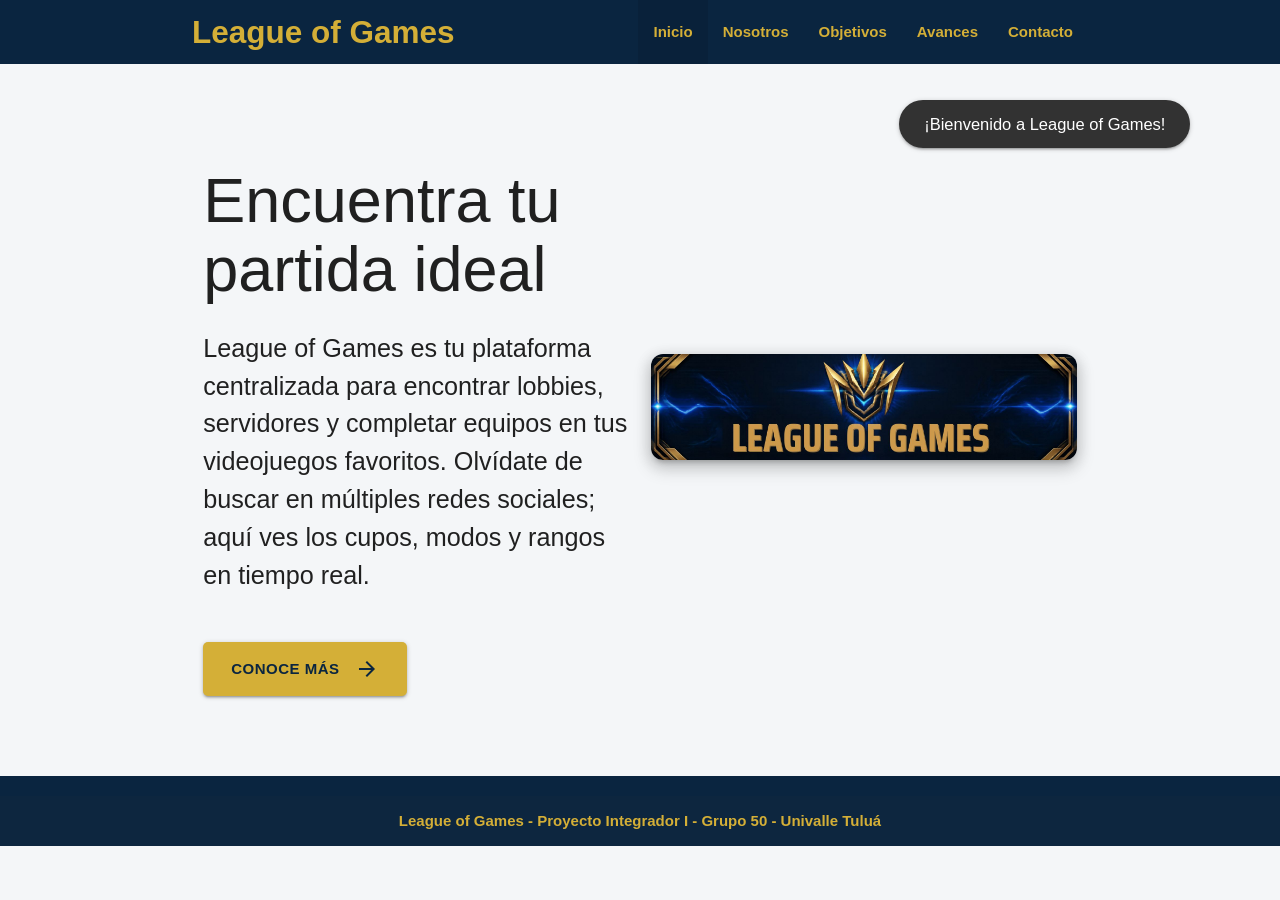
<file: index.html>
<!DOCTYPE html>
<html lang="es">
<head>
  <meta charset="UTF-8">
  <meta name="viewport" content="width=device-width, initial-scale=1.0">
  <title>Inicio - League of Games</title>
  <!-- CDN de Materialize CSS -->
  <link rel="stylesheet" href="https://cdnjs.cloudflare.com/ajax/libs/materialize/1.0.0/css/materialize.min.css">
  <link rel="stylesheet" href="https://fonts.googleapis.com/icon?family=Material+Icons">

  <link rel="stylesheet" href="css/style.css">
</head>
<body>

  <!-- Barra de navegación -->
  <nav class="z-depth-0">
    <div class="nav-wrapper container">
      <a href="index.html" class="brand-logo">League of Games</a>
      <ul class="right hide-on-med-and-down">
        <li class="active"><a href="index.html">Inicio</a></li>
        <li><a href="nosotros.html">Nosotros</a></li>
        <li><a href="objetivos.html">Objetivos</a></li>
        <li><a href="avances.html">Avances</a></li>
        <li><a href="contacto.html">Contacto</a></li>
      </ul>
    </div>
  </nav>

  <!-- Banner representativo y descripción -->
  <div class="container" style="margin-top: 60px; margin-bottom: 80px;">
    <div class="row valign-wrapper">
      <div class="col s12 m6">
        <h1>Encuentra tu partida ideal</h1>
        <p class="flow-text">
          League of Games es tu plataforma centralizada para encontrar lobbies, servidores y completar equipos en tus videojuegos favoritos. Olvídate de buscar en múltiples redes sociales; aquí ves los cupos, modos y rangos en tiempo real.
        </p>
        <br>
        <a href="nosotros.html" class="btn-large waves-effect waves-light">
          Conoce más
          <i class="material-icons right">arrow_forward</i>
        </a>
      </div>
      <div class="col s12 m6 center-align">
        <!-- IMAGEN REPRESENTATIVA -->
        <img src="img/banner.jpg" alt="Banner de League of Games" class="responsive-img z-depth-3" style="border-radius: 12px;">
      </div>
    </div>
  </div>

  <!-- Footer -->
  <footer class="page-footer">
    <div class="footer-copyright">
      <div class="container center-align">
        League of Games - Proyecto Integrador I - Grupo 50 - Univalle Tuluá
      </div>
    </div>
  </footer>

  <!-- CDN de Materialize JS -->
  <script src="https://cdnjs.cloudflare.com/ajax/libs/materialize/1.0.0/js/materialize.min.js"></script>
  <!-- Tu archivo JS principal -->
  <script src="js/main.js"></script>
</body>
</html>
</file>
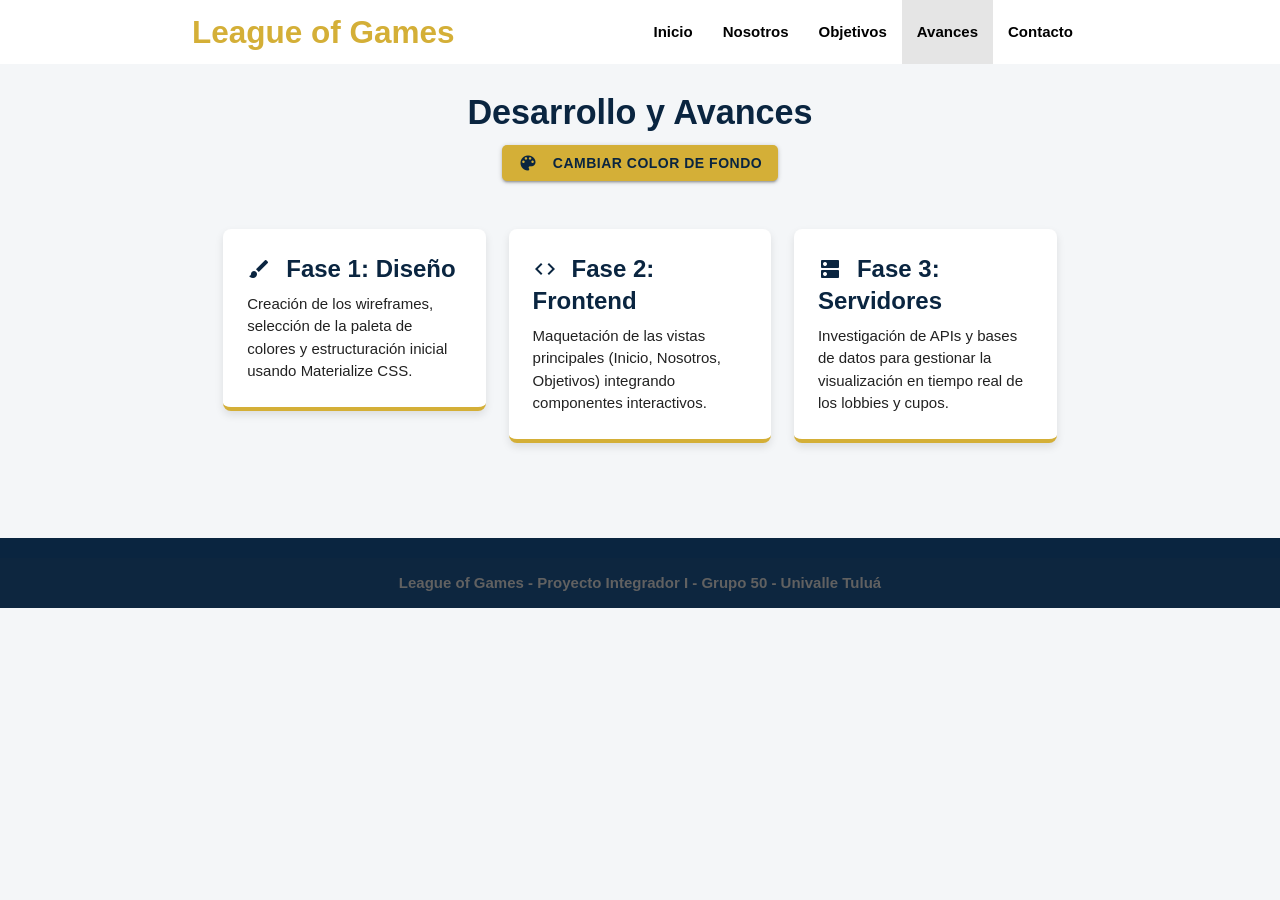
<file: avances.html>
<!DOCTYPE html>
<html lang="es">
<head>
  <meta charset="UTF-8">
  <meta name="viewport" content="width=device-width, initial-scale=1.0">
  <title>Avances - League of Games</title>
  <link rel="stylesheet" href="https://cdnjs.cloudflare.com/ajax/libs/materialize/1.0.0/css/materialize.min.css">
  <link rel="stylesheet" href="https://fonts.googleapis.com/icon?family=Material+Icons">
  <link rel="stylesheet" href="css/style.css">
  <style>
    /* Transición suave para el cambio de color con JS */
    #seccion-avances {
      transition: background-color 0.5s ease;
      padding: 20px;
      border-radius: 10px;
    }
  </style>
</head>
<body>

  <!-- Barra de navegación -->
  <nav class="white z-depth-0">
    <div class="nav-wrapper container">
      <a href="index.html" class="brand-logo black-text">League of Games</a>
      <ul class="right hide-on-med-and-down">
        <li><a class="black-text" href="index.html">Inicio</a></li>
        <li><a class="black-text" href="nosotros.html">Nosotros</a></li>
        <li><a class="black-text" href="objetivos.html">Objetivos</a></li>
        <li class="active"><a class="black-text" href="avances.html">Avances</a></li>
        <li><a class="black-text" href="contacto.html">Contacto</a></li>
      </ul>
    </div>
  </nav>

  <div class="container" style="margin-top: 30px;">
    <h4 class="center-align">Desarrollo y Avances</h4>
    
    <!-- Botón para la interacción JS -->
    <div class="center-align" style="margin-bottom: 20px;">
      <button class="btn black white-text waves-effect waves-light" onclick="cambiarFondo()">
        <i class="material-icons left">color_lens</i>Cambiar color de fondo
      </button>
    </div>

    <!-- Contenedor con ID para manipular con JS -->
    <div id="seccion-avances">
      <div class="row">
        <!-- Avance 1 -->
        <div class="col s12 m4">
          <div class="card">
            <div class="card-content">
              <span class="card-title"><i class="material-icons left">brush</i>Fase 1: Diseño</span>
              <p>Creación de los wireframes, selección de la paleta de colores y estructuración inicial usando Materialize CSS.</p>
            </div>
          </div>
        </div>

        <!-- Avance 2 -->
        <div class="col s12 m4">
          <div class="card">
            <div class="card-content">
              <span class="card-title"><i class="material-icons left">code</i>Fase 2: Frontend</span>
              <p>Maquetación de las vistas principales (Inicio, Nosotros, Objetivos) integrando componentes interactivos.</p>
            </div>
          </div>
        </div>

        <!-- Avance 3 -->
        <div class="col s12 m4">
          <div class="card">
            <div class="card-content">
              <span class="card-title"><i class="material-icons left">dns</i>Fase 3: Servidores</span>
              <p>Investigación de APIs y bases de datos para gestionar la visualización en tiempo real de los lobbies y cupos.</p>
            </div>
          </div>
        </div>
      </div>
    </div>
  </div>

  <footer class="page-footer white" style="margin-top: 40px;">
    <div class="footer-copyright grey-text text-darken-2">
      <div class="container grey-text text-darken-2 center-align">
        League of Games - Proyecto Integrador I - Grupo 50 - Univalle Tuluá
      </div>
    </div>
  </footer>

  <script src="https://cdnjs.cloudflare.com/ajax/libs/materialize/1.0.0/js/materialize.min.js"></script>
  
  <!-- Interacción JS: Cambio de color de fondo -->
  <script>
    let fondoOscuro = false;
    function cambiarFondo() {
      const seccion = document.getElementById('seccion-avances');
      const tarjetas = document.querySelectorAll('#seccion-avances .card');
      
      if (!fondoOscuro) {
        seccion.style.backgroundColor = '#263238'; // Gris oscuro
        tarjetas.forEach(t => {
          t.style.backgroundColor = '#455a64';
          t.style.color = 'white';
        });
        fondoOscuro = true;
      } else {
        seccion.style.backgroundColor = 'transparent';
        tarjetas.forEach(t => {
          t.style.backgroundColor = 'white';
          t.style.color = 'black';
        });
        fondoOscuro = false;
      }
    }
  </script>
  <script src="js/main.js"></script>
</body>
</html>
</file>
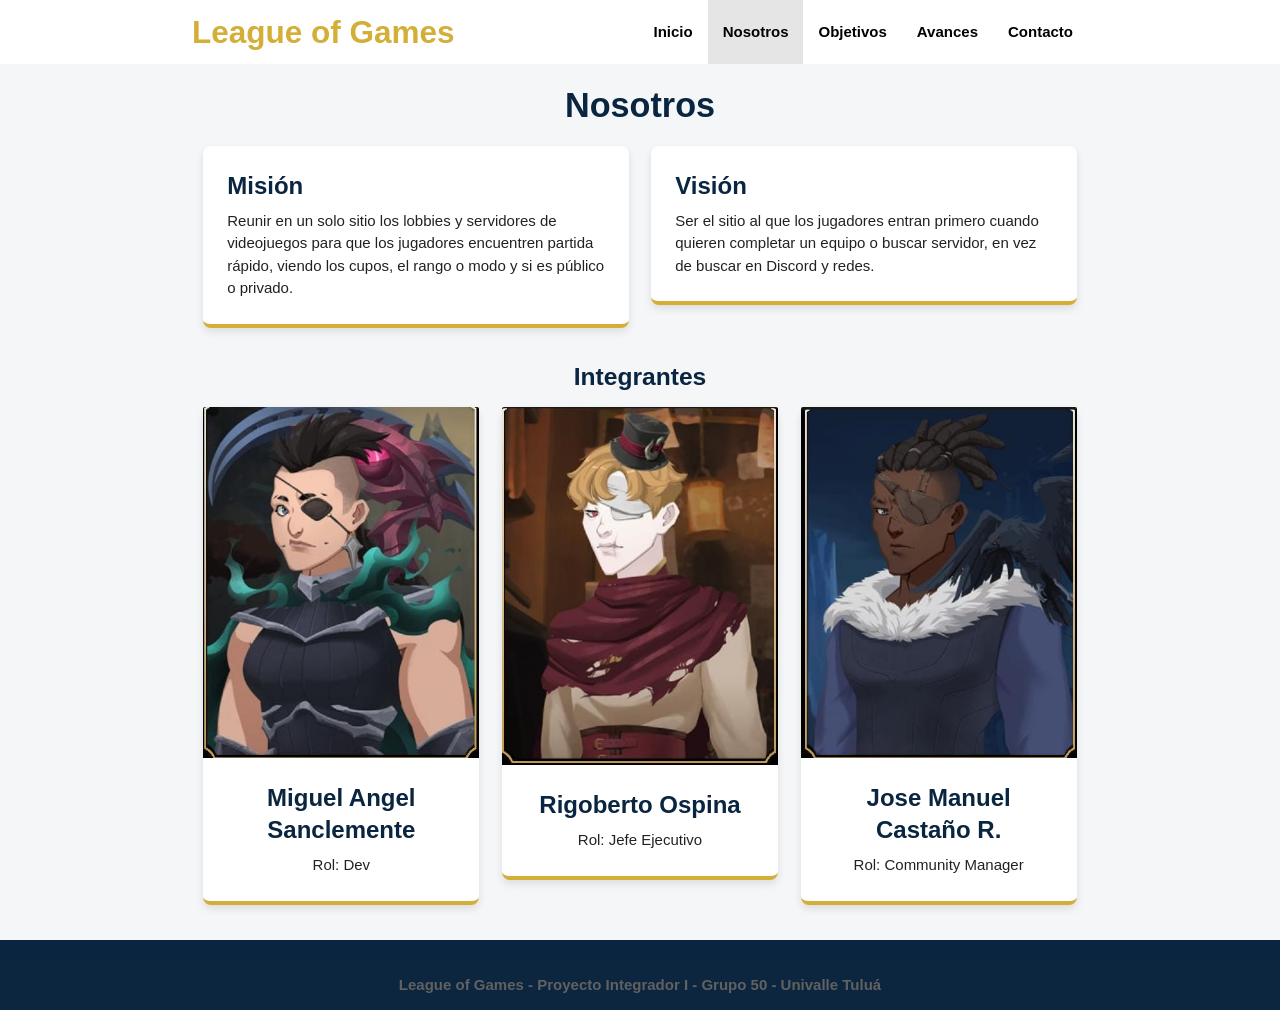
<file: nosotros.html>
<!DOCTYPE html>
<html lang="es">
<head>
  <meta charset="UTF-8">
  <meta name="viewport" content="width=device-width, initial-scale=1.0">
  <title>Nosotros - League of Games</title>
  <link rel="stylesheet" href="https://cdnjs.cloudflare.com/ajax/libs/materialize/1.0.0/css/materialize.min.css">
  <link rel="stylesheet" href="https://fonts.googleapis.com/icon?family=Material+Icons">
  <link rel="stylesheet" href="css/style.css">
</head>
<body>

  <nav class="white z-depth-0">
    <div class="nav-wrapper container">
      <a href="index.html" class="brand-logo black-text">League of Games</a>
      <ul class="right hide-on-med-and-down">
        <li><a class="black-text" href="index.html">Inicio</a></li>
        <li class="active"><a class="black-text" href="nosotros.html">Nosotros</a></li>
        <li><a class="black-text" href="objetivos.html">Objetivos</a></li>
        <li><a class="black-text" href="avances.html">Avances</a></li>
        <li><a class="black-text" href="contacto.html">Contacto</a></li>
      </ul>
    </div>
  </nav>

  <div class="container">

    <h4 class="center-align">Nosotros</h4>

    <div class="row">
      <div class="col s12 m6">
        <div class="card">
          <div class="card-content">
            <span class="card-title">Misión</span>
            <p>Reunir en un solo sitio los lobbies y servidores de videojuegos para que los jugadores encuentren partida rápido, viendo los cupos, el rango o modo y si es público o privado.</p>
          </div>
        </div>
      </div>
      <div class="col s12 m6">
        <div class="card">
          <div class="card-content">
            <span class="card-title">Visión</span>
            <p>Ser el sitio al que los jugadores entran primero cuando quieren completar un equipo o buscar servidor, en vez de buscar en Discord y redes.</p>
          </div>
        </div>
      </div>
    </div>

    <h5 class="center-align">Integrantes</h5>

    <div class="row">
      <!-- Tarjeta Miguel -->
      <div class="col s12 m4">
        <div class="card">
          <div class="card-image">
            <img src="img/foto-miguel.jpg" alt="Avatar de Miguel">
          </div>
          <div class="card-content center-align">
            <span class="card-title">Miguel Angel Sanclemente</span>
            <p>Rol: Dev</p>
          </div>
        </div>
      </div>

      <!-- Tarjeta Rigoberto -->
      <div class="col s12 m4">
        <div class="card">
          <div class="card-image">
            <img src="img/foto-rigoberto.jpg" alt="Avatar de Rigoberto">
          </div>
          <div class="card-content center-align">
            <span class="card-title">Rigoberto Ospina</span>
            <p>Rol: Jefe Ejecutivo</p>
          </div>
        </div>
      </div>

      <!-- Tarjeta Jose Manuel -->
      <div class="col s12 m4">
        <div class="card">
          <div class="card-image">
            <img src="img/foto-jose.jpg" alt="Avatar de Jose Manuel">
          </div>
          <div class="card-content center-align">
            <span class="card-title">Jose Manuel Castaño R.</span>
            <p>Rol: Community Manager</p>
          </div>
        </div>
      </div>
    </div>

  </div>

  <footer class="page-footer white">
    <div class="footer-copyright grey-text text-darken-2">
      <div class="container grey-text text-darken-2 center-align">
        League of Games - Proyecto Integrador I - Grupo 50 - Univalle Tuluá
      </div>
    </div>
  </footer>

  <script src="https://cdnjs.cloudflare.com/ajax/libs/materialize/1.0.0/js/materialize.min.js"></script>
  <script src="js/main.js"></script>
</body>
</html>
</file>
<file: css/style.css>
/* =========================================
   Paleta de colores: Azul Oscuro y Dorado
   ========================================= */

/* 1. Personalización de la Barra de Navegación (Navbar) */
nav, .page-footer {
  background-color: #0A2540 !important; /* Azul oscuro elegante */
}

nav .brand-logo, nav ul a, .page-footer .footer-copyright {
  color: #D4AF37 !important; /* Dorado clásico */
  font-weight: bold;
}

nav ul a:hover {
  background-color: rgba(212, 175, 55, 0.1) !important; /* Efecto hover sutil */
}

/* 2. Personalización de los Botones */
.btn, .btn-large {
  background-color: #D4AF37 !important; /* Fondo dorado */
  color: #0A2540 !important; /* Texto azul oscuro */
  font-weight: bold;
  border-radius: 5px; /* Ajuste de borde */
}

.btn:hover, .btn-large:hover {
  background-color: #f3c749 !important; /* Dorado más claro al pasar el mouse */
}

/* 3. Personalización de las Tarjetas (Cards) */
.card {
  border-bottom: 4px solid #D4AF37; /* Detalle dorado en la base */
  border-radius: 8px; /* Bordes redondeados */
  box-shadow: 0 4px 8px rgba(0,0,0,0.1); /* Sombra suave */
}

.card .card-title {
  color: #0A2540; /* Títulos en azul oscuro */
  font-weight: bold;
}

/* Ajustes generales de tipografía y fondo */
body {
  background-color: #f4f6f8; /* Un gris/azulado muy claro para el fondo */
}

h4, h5 {
  color: #0A2540;
  font-weight: bold;
}
</file>
